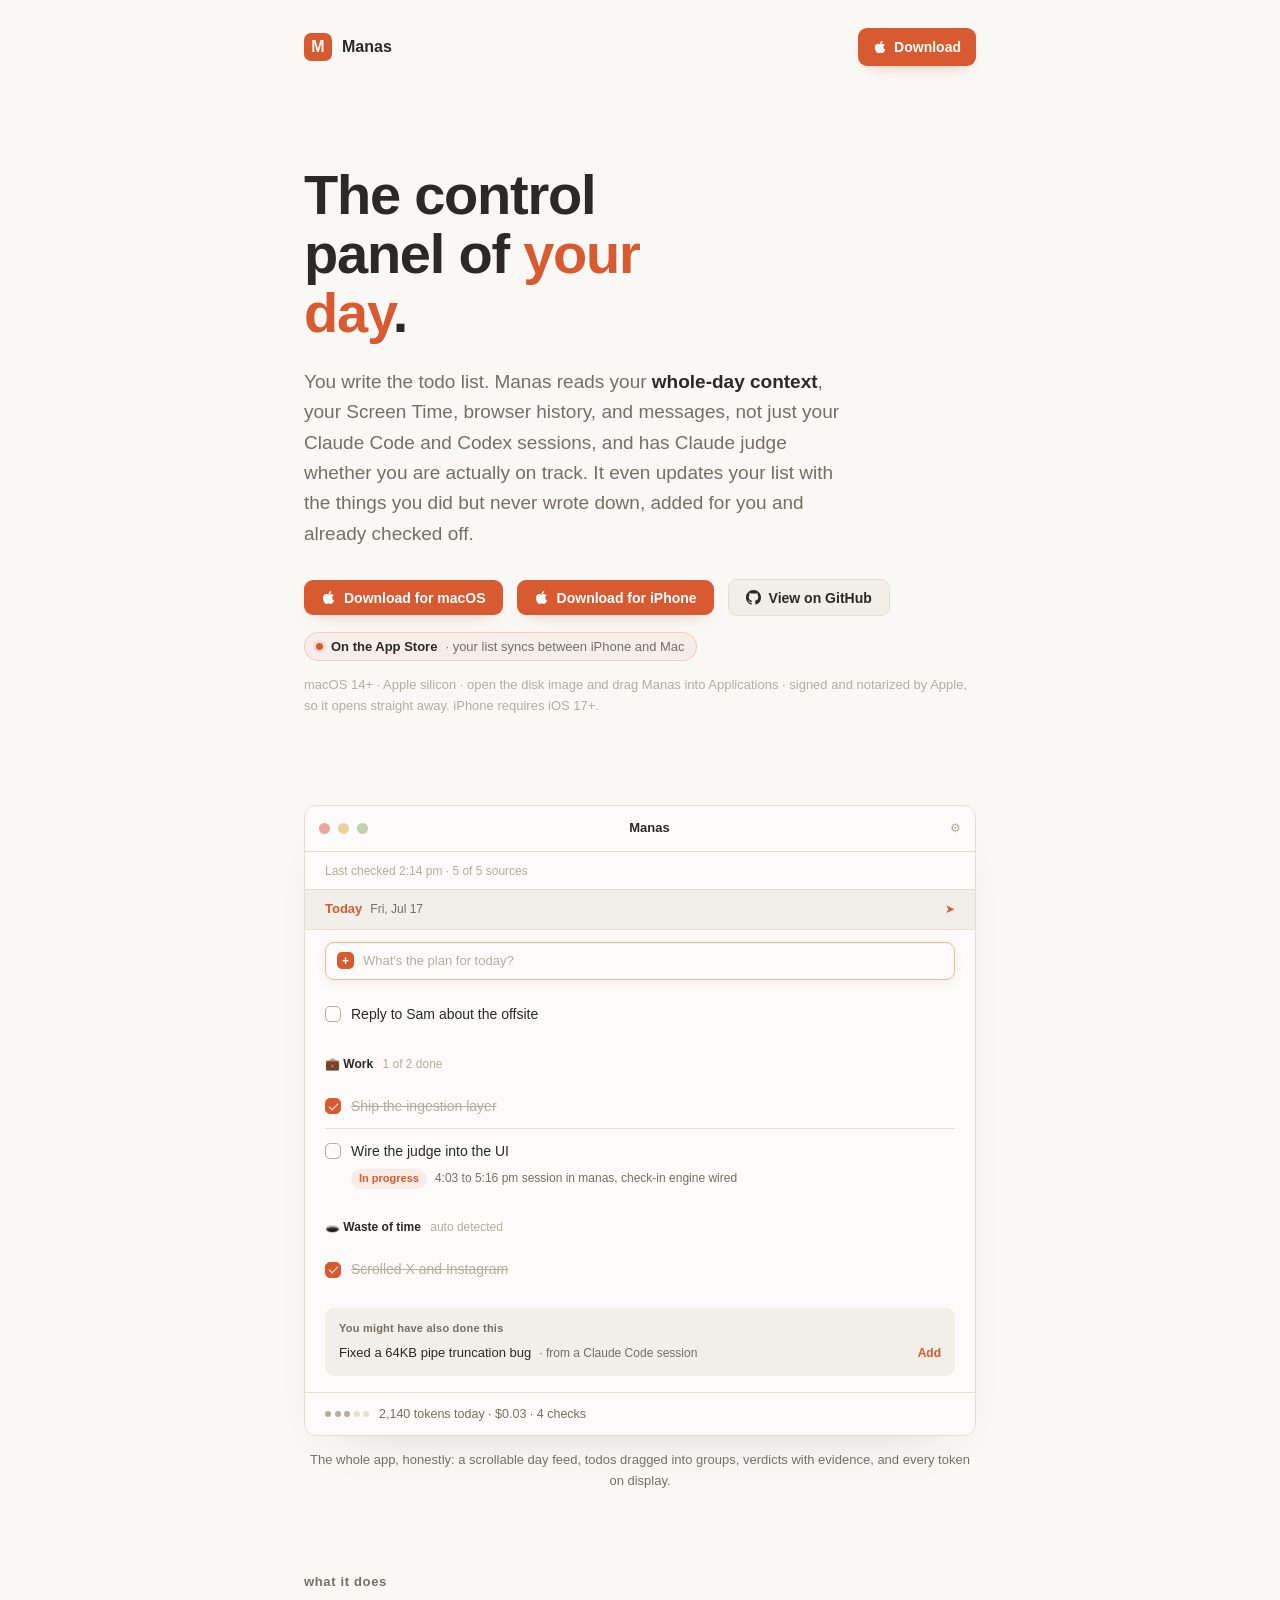
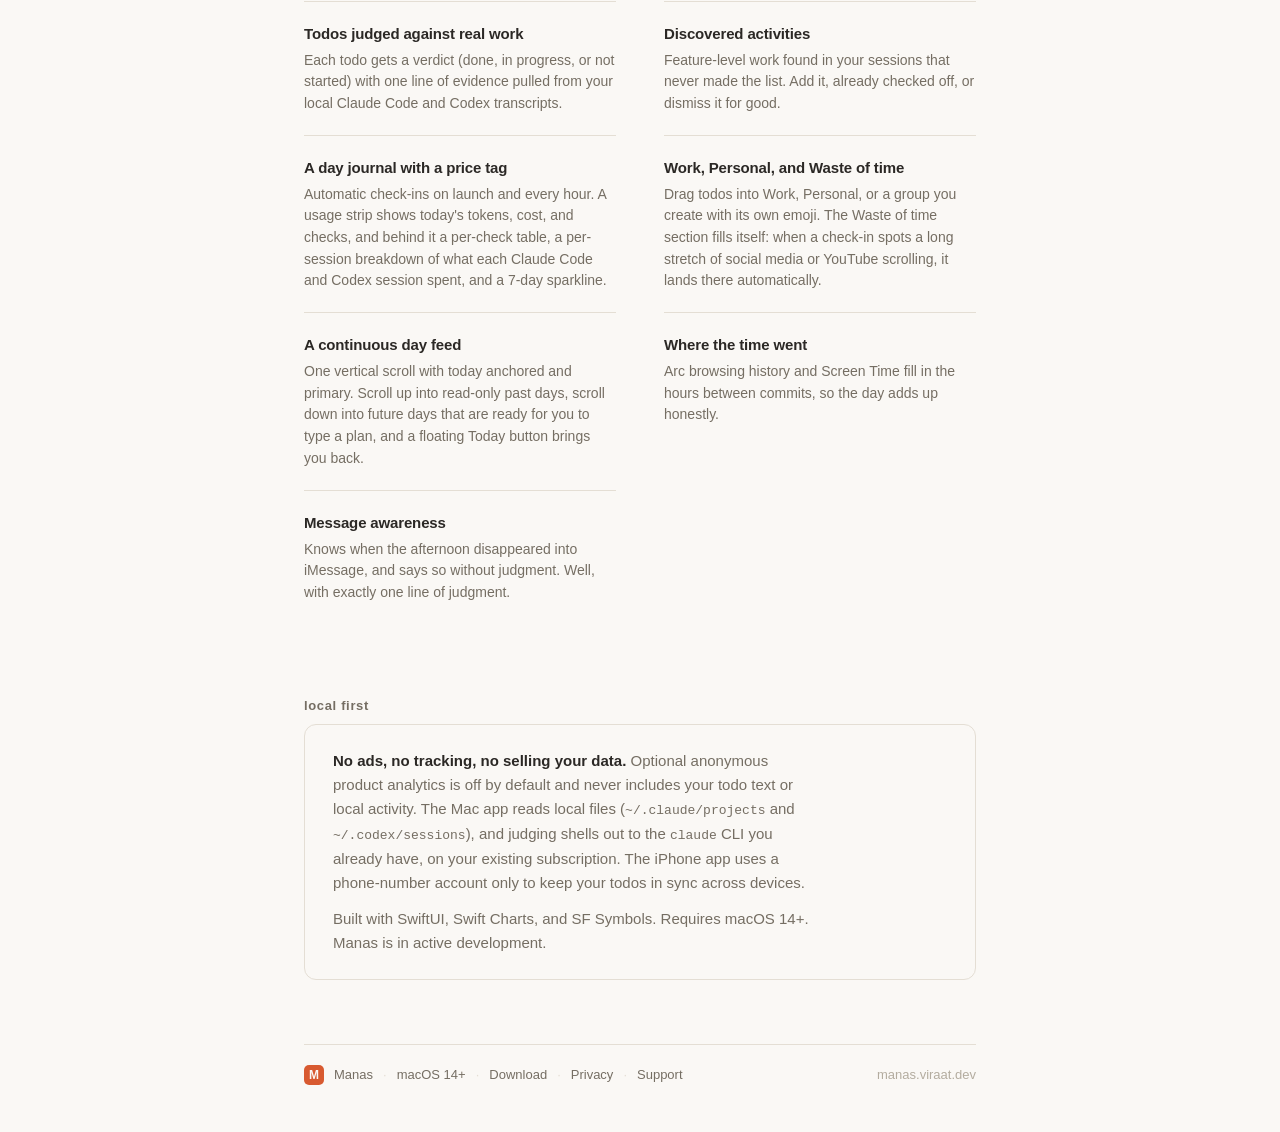
<file: site/index.html>
<!doctype html>
<html lang="en">
<head>
<meta charset="utf-8">
<meta name="viewport" content="width=device-width, initial-scale=1">
<title>Manas: the control panel of your day</title>
<meta name="description" content="Manas is a native macOS app. It reads your whole day, Screen Time, browser history, messages, and your real coding sessions, to check whether you are actually on track, and adds the things you did but never wrote down.">
<meta property="og:title" content="Manas: the control panel of your day">
<meta property="og:description" content="A native macOS app that uses your Screen Time, browser history, and real coding sessions to check whether you are on track, adds the work you never wrote down, and shows every token it spends.">
<meta property="og:type" content="website">
<meta property="og:url" content="https://manas.viraat.dev">
<link rel="icon" href="data:image/svg+xml,%3Csvg xmlns='http://www.w3.org/2000/svg' viewBox='0 0 64 64'%3E%3Crect width='64' height='64' rx='14' fill='%23D85A30'/%3E%3Ctext x='32' y='44' font-family='-apple-system,Helvetica,Arial,sans-serif' font-size='36' font-weight='600' fill='%23FAF8F5' text-anchor='middle'%3EM%3C/text%3E%3C/svg%3E">
<style>
  :root {
    --bg: #FAF8F5;
    --surface: #F2EFE9;
    --ink: #2B2825;
    --muted: #756E63;
    --faint: #B3AC9F;
    --accent: #D85A30;
    --hairline: #E4DED4;
    --font: -apple-system, BlinkMacSystemFont, "SF Pro Text", "Segoe UI", Helvetica, Arial, sans-serif;
    --mono: ui-monospace, "SF Mono", SFMono-Regular, Menlo, monospace;
  }
  * { margin: 0; padding: 0; box-sizing: border-box; }
  html { -webkit-text-size-adjust: 100%; }
  body {
    background: var(--bg);
    color: var(--ink);
    font-family: var(--font);
    font-size: 17px;
    line-height: 1.6;
    -webkit-font-smoothing: antialiased;
    text-rendering: optimizeLegibility;
  }
  a { color: inherit; }
  .wrap {
    max-width: 720px;
    margin: 0 auto;
    padding: 0 24px;
  }

  /* load-in: one staggered pass, nothing after */
  @media (prefers-reduced-motion: no-preference) {
    .rise {
      opacity: 0;
      transform: translateY(10px);
      animation: rise .7s cubic-bezier(.2,.7,.2,1) forwards;
    }
    .rise.d1 { animation-delay: .06s; }
    .rise.d2 { animation-delay: .14s; }
    .rise.d3 { animation-delay: .24s; }
    .rise.d4 { animation-delay: .36s; }
    @keyframes rise { to { opacity: 1; transform: none; } }
  }

  header.site {
    display: flex;
    align-items: center;
    gap: 10px;
    padding: 28px 0;
  }
  .mark {
    width: 28px; height: 28px;
    border-radius: 7px;
    background: var(--accent);
    color: var(--bg);
    display: inline-flex;
    align-items: center;
    justify-content: center;
    font-size: 16px;
    font-weight: 600;
    letter-spacing: .01em;
    flex: none;
  }
  header.site .name { font-weight: 600; font-size: 16px; }
  header.site .platform {
    margin-left: auto;
    font-size: 13px;
    color: var(--muted);
  }

  .hero { padding: 72px 0 40px; }
  h1 {
    font-size: clamp(38px, 7vw, 56px);
    line-height: 1.05;
    font-weight: 650;
    letter-spacing: -0.022em;
    max-width: 14ch;
  }
  h1 em {
    font-style: normal;
    color: var(--accent);
  }
  .hero p.lede {
    margin-top: 24px;
    font-size: 19px;
    color: var(--muted);
    max-width: 52ch;
  }
  .hero p.lede strong { color: var(--ink); font-weight: 550; }
  .cta-row {
    margin-top: 30px;
    display: flex;
    align-items: center;
    gap: 14px;
    flex-wrap: wrap;
  }
  .btn {
    display: inline-flex;
    align-items: center;
    gap: 8px;
    padding: 10px 17px;
    border-radius: 9px;
    font-size: 14px;
    font-weight: 600;
    line-height: 1;
    white-space: nowrap;
    text-decoration: none;
    transition: transform .15s ease, box-shadow .15s ease, border-color .15s ease, color .15s ease, background .15s ease;
  }
  .btn svg { flex: none; width: 15px; height: 15px; }
  .btn.primary {
    background: var(--accent);
    color: #fff;
    box-shadow: 0 8px 18px -12px rgba(216, 90, 48, 0.5);
  }
  .btn.primary:hover {
    transform: translateY(-1px);
    background: #c94e28;
    box-shadow: 0 12px 24px -14px rgba(216, 90, 48, 0.6);
  }
  .btn.secondary {
    color: var(--ink);
    background: var(--surface);
    border: 1px solid var(--hairline);
  }
  .btn.secondary:hover {
    transform: translateY(-1px);
    border-color: var(--muted);
    box-shadow: 0 10px 22px -14px rgba(43, 40, 37, 0.4);
  }
  .cta-note {
    margin-top: 14px;
    font-size: 13px;
    color: var(--faint);
  }
  .store-status {
    margin-top: 16px;
    display: inline-flex;
    align-items: center;
    gap: 8px;
    padding: 7px 11px;
    border: 1px solid rgba(216, 90, 48, 0.22);
    border-radius: 999px;
    background: rgba(216, 90, 48, 0.06);
    color: var(--muted);
    font-size: 13px;
    line-height: 1;
  }
  .store-status .status-dot {
    width: 7px;
    height: 7px;
    border-radius: 50%;
    background: var(--accent);
    box-shadow: 0 0 0 3px rgba(216, 90, 48, 0.12);
  }
  .store-status strong {
    color: var(--ink);
    font-weight: 600;
  }
  /* header download pill */
  header.site .get {
    margin-left: auto;
    display: inline-flex;
    align-items: center;
    gap: 7px;
    padding: 8px 15px;
    border-radius: 9px;
    background: var(--accent);
    color: #fff;
    font-size: 14px;
    font-weight: 600;
    text-decoration: none;
    box-shadow: 0 8px 18px -12px rgba(216, 90, 48, 0.6);
    transition: transform .15s ease, background .15s ease;
  }
  header.site .get:hover { transform: translateY(-1px); background: #c94e28; }
  header.site .get svg { flex: none; width: 14px; height: 14px; }

  /* ---- the app window, rebuilt in html ---- */
  .window-frame { padding: 48px 0 8px; }
  .window {
    background: #FCFBF9;
    border: 1px solid var(--hairline);
    border-radius: 12px;
    box-shadow: 0 24px 48px -32px rgba(43, 40, 37, 0.18);
    overflow: hidden;
    font-size: 14px;
  }
  .titlebar {
    display: flex;
    align-items: center;
    padding: 12px 14px;
    border-bottom: 1px solid var(--hairline);
    gap: 8px;
  }
  .dot { width: 11px; height: 11px; border-radius: 50%; }
  .dot.r { background: #E8A79B; }
  .dot.y { background: #E9D3A3; }
  .dot.g { background: #BCD3AC; }
  .titlebar .date {
    flex: 1;
    text-align: center;
    font-weight: 600;
    color: var(--ink);
    font-size: 13px;
  }
  .titlebar .gear { width: 30px; text-align: right; color: var(--faint); font-size: 12px; }
  .meta-row {
    padding: 10px 20px 2px;
    color: var(--faint);
    font-size: 12px;
  }
  .day-header {
    display: flex;
    align-items: baseline;
    gap: 8px;
    padding: 9px 20px;
    margin-top: 6px;
    background: var(--surface);
    border-top: 1px solid var(--hairline);
    border-bottom: 1px solid var(--hairline);
  }
  .day-header .today { color: var(--accent); font-weight: 600; font-size: 13px; }
  .day-header .date { color: var(--muted); font-size: 12px; }
  .day-header .pin { margin-left: auto; color: var(--accent); font-size: 12px; }
  .addbar {
    display: flex;
    align-items: center;
    gap: 9px;
    margin: 12px 20px 2px;
    padding: 8px 11px;
    font-size: 13px;
    color: var(--faint);
    border: 1px solid rgba(216, 90, 48, 0.42);
    border-radius: 9px;
    box-shadow: 0 2px 9px rgba(216, 90, 48, 0.10);
  }
  .addbar .plus {
    display: inline-flex;
    align-items: center;
    justify-content: center;
    width: 17px;
    height: 17px;
    border-radius: 5px;
    background: var(--accent);
    color: #fff;
    font-size: 12px;
    font-weight: 700;
    line-height: 1;
  }
  .group-header {
    padding: 12px 20px 0;
    font-size: 12px;
    font-weight: 600;
    color: var(--ink);
  }
  .group-header .count { color: var(--faint); font-weight: 400; margin-left: 6px; }
  .todos { padding: 10px 20px 6px; }
  .todo {
    padding: 11px 0;
    border-bottom: 1px solid var(--hairline);
  }
  .todo:last-child { border-bottom: none; }
  .todo .line { display: flex; align-items: center; gap: 10px; }
  .box {
    width: 16px; height: 16px;
    border: 1.5px solid var(--faint);
    border-radius: 5px;
    flex: none;
  }
  .box.checked {
    background: var(--accent);
    border-color: var(--accent);
    position: relative;
  }
  .box.checked::after {
    content: "";
    position: absolute;
    left: 4.5px; top: 1.5px;
    width: 4px; height: 8px;
    border: solid var(--bg);
    border-width: 0 1.5px 1.5px 0;
    transform: rotate(45deg);
  }
  .todo .text { font-size: 14px; }
  .todo .text.done { color: var(--faint); text-decoration: line-through; }
  .verdict {
    display: flex;
    align-items: baseline;
    gap: 8px;
    margin: 6px 0 0 26px;
    font-size: 12px;
    color: var(--muted);
  }
  .chip {
    font-size: 11px;
    font-weight: 600;
    padding: 1.5px 8px;
    border-radius: 99px;
    flex: none;
  }
  .chip.progress { color: var(--accent); background: rgba(216, 90, 48, 0.09); }
  .chip.notstarted { color: var(--muted); background: var(--surface); }
  .discovered {
    margin: 10px 20px 16px;
    background: var(--surface);
    border-radius: 9px;
    padding: 12px 14px;
  }
  .discovered .label {
    font-size: 11px;
    font-weight: 600;
    color: var(--muted);
    letter-spacing: .02em;
    margin-bottom: 6px;
  }
  .discovered .item {
    display: flex;
    align-items: baseline;
    gap: 8px;
    font-size: 13px;
  }
  .discovered .item .evidence { color: var(--muted); font-size: 12px; }
  .discovered .add {
    margin-left: auto;
    color: var(--accent);
    font-weight: 600;
    font-size: 12px;
    flex: none;
  }
  .usage {
    display: flex;
    align-items: center;
    gap: 10px;
    padding: 11px 20px;
    border-top: 1px solid var(--hairline);
    color: var(--muted);
    font-size: 12.5px;
  }
  .gauge { display: inline-flex; gap: 3.5px; }
  .gauge i {
    width: 6px; height: 6px;
    border-radius: 50%;
    background: var(--hairline);
  }
  .gauge i.on { background: var(--faint); }
  .usage .num { font-variant-numeric: tabular-nums; }
  .caption {
    text-align: center;
    font-size: 13px;
    color: var(--muted);
    padding: 14px 0 0;
  }

  /* ---- features ---- */
  .features { padding: 72px 0 8px; }
  .features h2, .quiet h2 {
    font-size: 13px;
    font-weight: 600;
    letter-spacing: .05em;
    color: var(--muted);
    text-transform: lowercase;
    margin-bottom: 8px;
  }
  .feature-grid {
    display: grid;
    grid-template-columns: 1fr 1fr;
    column-gap: 48px;
  }
  .feature {
    padding: 20px 0;
    border-top: 1px solid var(--hairline);
  }
  .feature h3 {
    font-size: 15px;
    font-weight: 600;
    letter-spacing: -0.01em;
  }
  .feature p {
    margin-top: 4px;
    font-size: 14px;
    line-height: 1.55;
    color: var(--muted);
  }
  @media (max-width: 620px) {
    .feature-grid { grid-template-columns: 1fr; }
  }

  /* ---- local-first note ---- */
  .quiet { padding: 64px 0; }
  .quiet .card {
    border: 1px solid var(--hairline);
    border-radius: 12px;
    padding: 24px 28px;
  }
  .quiet .card p {
    font-size: 15px;
    color: var(--muted);
    max-width: 58ch;
  }
  .quiet .card p strong { color: var(--ink); font-weight: 550; }
  .quiet .card p + p { margin-top: 12px; }

  footer.site {
    display: flex;
    align-items: center;
    gap: 10px;
    padding: 20px 0 48px;
    border-top: 1px solid var(--hairline);
    font-size: 13px;
    color: var(--muted);
    flex-wrap: wrap;
  }
  footer.site .sep { color: var(--hairline); }
  footer.site .right { margin-left: auto; color: var(--faint); }
</style>
</head>
<body>

<div class="wrap">

  <header class="site rise">
    <span class="mark" aria-hidden="true">M</span>
    <span class="name">Manas</span>
    <a class="get" href="https://github.com/viraatdas/manas/releases/latest/download/Manas.dmg">
      <svg viewBox="0 0 384 512" width="14" height="14" fill="currentColor" aria-hidden="true"><path d="M318.7 268.7c-.2-36.7 16.4-64.4 50-84.8-18.8-26.9-47.2-41.7-84.7-44.6-35.5-2.8-74.3 20.7-88.5 20.7-15 0-49.4-19.7-76.4-19.7C63.3 141.2 4 184.8 4 273.5q0 39.3 14.4 81.2c12.8 36.7 59 126.7 107.2 125.2 25.2-.6 43-17.9 75.8-17.9 31.8 0 48.3 17.9 76.4 17.9 48.6-.7 90.4-82.5 102.6-119.3-65.2-30.7-61.7-90-61.7-91.9zm-56.6-164.2c27.3-32.4 24.8-61.9 24-72.5-24.1 1.4-52 16.4-67.9 34.9-17.5 19.8-27.8 44.3-25.6 71.9 26.1 2 49.9-11.4 69.5-34.3z"/></svg>
      Download
    </a>
  </header>

  <section class="hero">
    <h1 class="rise d1">The control panel of <em>your day</em>.</h1>
    <p class="lede rise d2">You write the todo list. Manas reads your
    <strong>whole-day context</strong>, your Screen Time, browser history, and messages,
    not just your Claude Code and Codex sessions, and has Claude judge whether you are
    actually on track. It even updates your list with the things you did but never wrote
    down, added for you and already checked off.</p>
    <div class="cta-row rise d2">
      <a class="btn primary" href="https://github.com/viraatdas/manas/releases/latest/download/Manas.dmg">
        <svg viewBox="0 0 384 512" width="14" height="14" fill="currentColor" aria-hidden="true"><path d="M318.7 268.7c-.2-36.7 16.4-64.4 50-84.8-18.8-26.9-47.2-41.7-84.7-44.6-35.5-2.8-74.3 20.7-88.5 20.7-15 0-49.4-19.7-76.4-19.7C63.3 141.2 4 184.8 4 273.5q0 39.3 14.4 81.2c12.8 36.7 59 126.7 107.2 125.2 25.2-.6 43-17.9 75.8-17.9 31.8 0 48.3 17.9 76.4 17.9 48.6-.7 90.4-82.5 102.6-119.3-65.2-30.7-61.7-90-61.7-91.9zm-56.6-164.2c27.3-32.4 24.8-61.9 24-72.5-24.1 1.4-52 16.4-67.9 34.9-17.5 19.8-27.8 44.3-25.6 71.9 26.1 2 49.9-11.4 69.5-34.3z"/></svg>
        Download for macOS
      </a>
      <a class="btn primary" href="https://apps.apple.com/us/app/manas-context-aware-todos/id6794079354">
        <svg viewBox="0 0 384 512" width="14" height="14" fill="currentColor" aria-hidden="true"><path d="M318.7 268.7c-.2-36.7 16.4-64.4 50-84.8-18.8-26.9-47.2-41.7-84.7-44.6-35.5-2.8-74.3 20.7-88.5 20.7-15 0-49.4-19.7-76.4-19.7C63.3 141.2 4 184.8 4 273.5q0 39.3 14.4 81.2c12.8 36.7 59 126.7 107.2 125.2 25.2-.6 43-17.9 75.8-17.9 31.8 0 48.3 17.9 76.4 17.9 48.6-.7 90.4-82.5 102.6-119.3-65.2-30.7-61.7-90-61.7-91.9zm-56.6-164.2c27.3-32.4 24.8-61.9 24-72.5-24.1 1.4-52 16.4-67.9 34.9-17.5 19.8-27.8 44.3-25.6 71.9 26.1 2 49.9-11.4 69.5-34.3z"/></svg>
        Download for iPhone
      </a>
      <a class="btn secondary" href="https://github.com/viraatdas/manas">
        <svg viewBox="0 0 16 16" width="15" height="15" fill="currentColor" aria-hidden="true"><path d="M8 0C3.58 0 0 3.58 0 8c0 3.54 2.29 6.53 5.47 7.59.4.07.55-.17.55-.38 0-.19-.01-.82-.01-1.49-2.01.37-2.53-.49-2.69-.94-.09-.23-.48-.94-.82-1.13-.28-.15-.68-.52-.01-.53.63-.01 1.08.58 1.23.82.72 1.21 1.87.87 2.33.66.07-.52.28-.87.51-1.07-1.78-.2-3.64-.89-3.64-3.95 0-.87.31-1.59.82-2.15-.08-.2-.36-1.02.08-2.12 0 0 .67-.21 2.2.82.64-.18 1.32-.27 2-.27.68 0 1.36.09 2 .27 1.53-1.04 2.2-.82 2.2-.82.44 1.1.16 1.92.08 2.12.51.56.82 1.27.82 2.15 0 3.07-1.87 3.75-3.65 3.95.29.25.54.73.54 1.48 0 1.07-.01 1.93-.01 2.2 0 .21.15.46.55.38A8.01 8.01 0 0016 8c0-4.42-3.58-8-8-8z"/></svg>
        View on GitHub
      </a>
    </div>
    <p class="store-status rise d2">
      <span class="status-dot" aria-hidden="true"></span>
      <strong>On the App Store</strong> · your list syncs between iPhone and Mac
    </p>
    <p class="cta-note rise d2">macOS 14+ · Apple silicon · open the disk image and drag Manas into Applications · signed and notarized by Apple, so it opens straight away. iPhone requires iOS 17+.</p>
  </section>

  <section class="window-frame rise d3" aria-label="A preview of the Manas app window">
    <div class="window">
      <div class="titlebar">
        <span class="dot r"></span><span class="dot y"></span><span class="dot g"></span>
        <span class="date">Manas</span>
        <span class="gear">⚙</span>
      </div>
      <div class="meta-row">Last checked 2:14 pm · 5 of 5 sources</div>
      <div class="day-header">
        <span class="today">Today</span><span class="date">Fri, Jul 17</span><span class="pin" aria-hidden="true">➤</span>
      </div>
      <div class="addbar"><span class="plus">+</span>What's the plan for today?</div>
      <div class="todos">
        <div class="todo">
          <div class="line"><span class="box"></span><span class="text">Reply to Sam about the offsite</span></div>
        </div>
      </div>
      <div class="group-header">💼 Work <span class="count">1 of 2 done</span></div>
      <div class="todos">
        <div class="todo">
          <div class="line"><span class="box checked"></span><span class="text done">Ship the ingestion layer</span></div>
        </div>
        <div class="todo">
          <div class="line"><span class="box"></span><span class="text">Wire the judge into the UI</span></div>
          <div class="verdict"><span class="chip progress">In progress</span><span>4:03 to 5:16 pm session in manas, check-in engine wired</span></div>
        </div>
      </div>
      <div class="group-header">🕳️ Waste of time <span class="count">auto detected</span></div>
      <div class="todos">
        <div class="todo">
          <div class="line"><span class="box checked"></span><span class="text done">Scrolled X and Instagram</span></div>
        </div>
      </div>
      <div class="discovered">
        <div class="label">You might have also done this</div>
        <div class="item">
          <span>Fixed a 64KB pipe truncation bug</span>
          <span class="evidence">· from a Claude Code session</span>
          <span class="add">Add</span>
        </div>
      </div>
      <div class="usage">
        <span class="gauge" aria-hidden="true"><i class="on"></i><i class="on"></i><i class="on"></i><i></i><i></i></span>
        <span class="num">2,140 tokens today · $0.03 · 4 checks</span>
      </div>
    </div>
    <p class="caption">The whole app, honestly: a scrollable day feed, todos dragged into groups, verdicts with evidence, and every token on display.</p>
  </section>

  <section class="features rise d4">
    <h2>what it does</h2>
    <div class="feature-grid">
      <div class="feature">
        <h3>Todos judged against real work</h3>
        <p>Each todo gets a verdict (done, in progress, or not started) with one line of
        evidence pulled from your local Claude Code and Codex transcripts.</p>
      </div>
      <div class="feature">
        <h3>Discovered activities</h3>
        <p>Feature-level work found in your sessions that never made the list.
        Add it, already checked off, or dismiss it for good.</p>
      </div>
      <div class="feature">
        <h3>A day journal with a price tag</h3>
        <p>Automatic check-ins on launch and every hour. A usage strip shows today's
        tokens, cost, and checks, and behind it a per-check table, a per-session
        breakdown of what each Claude Code and Codex session spent, and a 7-day sparkline.</p>
      </div>
      <div class="feature">
        <h3>Work, Personal, and Waste of time</h3>
        <p>Drag todos into Work, Personal, or a group you create with its own emoji.
        The Waste of time section fills itself: when a check-in spots a long stretch
        of social media or YouTube scrolling, it lands there automatically.</p>
      </div>
      <div class="feature">
        <h3>A continuous day feed</h3>
        <p>One vertical scroll with today anchored and primary. Scroll up into
        read-only past days, scroll down into future days that are ready for you to
        type a plan, and a floating Today button brings you back.</p>
      </div>
      <div class="feature">
        <h3>Where the time went</h3>
        <p>Arc browsing history and Screen Time fill in the hours between commits,
        so the day adds up honestly.</p>
      </div>
      <div class="feature">
        <h3>Message awareness</h3>
        <p>Knows when the afternoon disappeared into iMessage, and says so
        without judgment. Well, with exactly one line of judgment.</p>
      </div>
    </div>
  </section>

  <section class="quiet">
    <h2>local first</h2>
    <div class="card">
      <p><strong>No ads, no tracking, no selling your data.</strong> Optional anonymous
      product analytics is off by default and never includes your todo text or local activity.
      The Mac app reads local files
      (<span style="font-family: var(--mono); font-size: 13px;">~/.claude/projects</span> and
      <span style="font-family: var(--mono); font-size: 13px;">~/.codex/sessions</span>), and
      judging shells out to the <span style="font-family: var(--mono); font-size: 13px;">claude</span> CLI
      you already have, on your existing subscription. The iPhone app uses a phone-number
      account only to keep your todos in sync across devices.</p>
      <p>Built with SwiftUI, Swift Charts, and SF Symbols. Requires macOS 14+.
      Manas is in active development.</p>
    </div>
  </section>

  <footer class="site">
    <span class="mark" style="width:20px;height:20px;border-radius:5px;font-size:12px;" aria-hidden="true">M</span>
    <span>Manas</span>
    <span class="sep">·</span>
    <span>macOS 14+</span>
    <span class="sep">·</span>
    <a href="https://github.com/viraatdas/manas/releases/latest/download/Manas.dmg" style="color: var(--muted); text-decoration: none;">Download</a>
    <span class="sep">·</span>
    <a href="/privacy/" style="color: var(--muted); text-decoration: none;">Privacy</a>
    <span class="sep">·</span>
    <a href="/support/" style="color: var(--muted); text-decoration: none;">Support</a>
    <span class="right">manas.viraat.dev</span>
  </footer>

</div>

</body>
</html>
</file>
